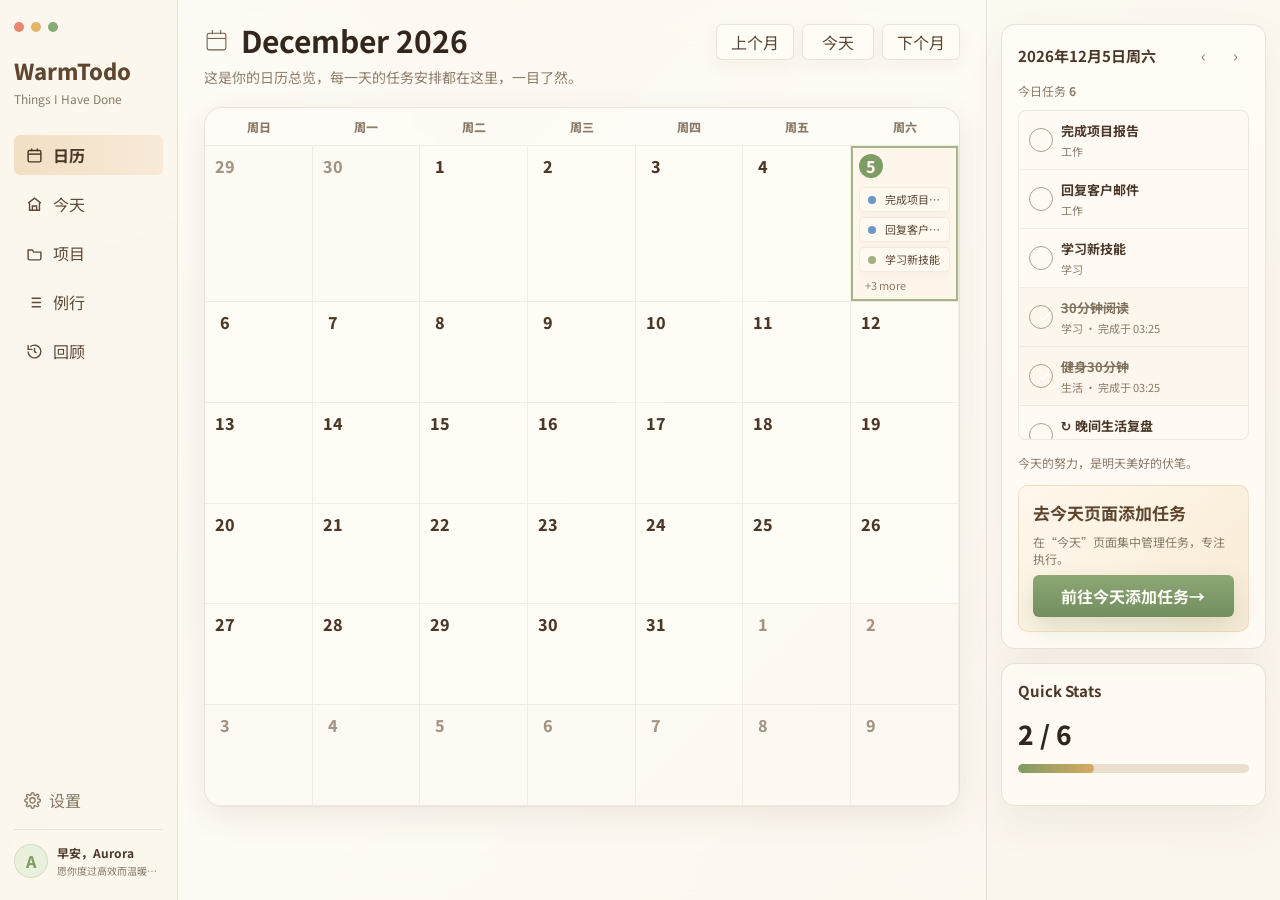
<file: index.html>
<!doctype html>
<html lang="zh-CN">
  <head>
    <meta charset="UTF-8" />
    <meta name="viewport" content="width=device-width, initial-scale=1.0" />
    <title>WarmTodo - Things I Have Done</title>
    <link rel="preconnect" href="https://fonts.googleapis.com" />
    <link rel="preconnect" href="https://fonts.gstatic.com" crossorigin />
    <link
      href="https://fonts.googleapis.com/css2?family=Noto+Sans+SC:wght@400;500;600;700;800&display=swap"
      rel="stylesheet"
    />
    <link rel="stylesheet" href="./styles.css" />
  </head>
  <body>
    <div id="app"></div>
    <script src="./app.js"></script>
  </body>
</html>
</file>
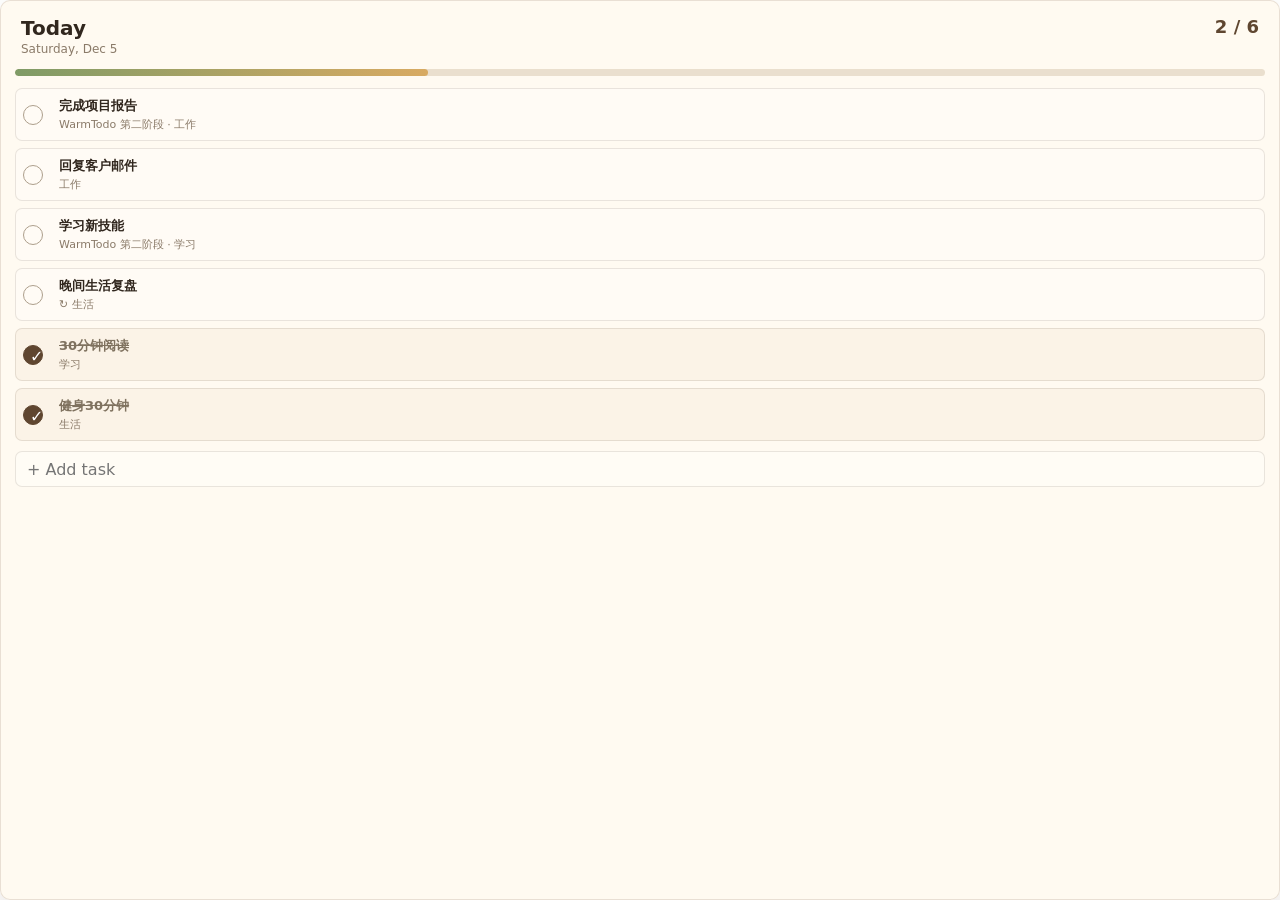
<file: widget.html>
<!doctype html>
<html lang="zh-CN">
  <head>
    <meta charset="UTF-8" />
    <meta name="viewport" content="width=device-width, initial-scale=1.0" />
    <title>WarmTodo Widget</title>
    <link rel="stylesheet" href="./styles.css" />
    <link rel="stylesheet" href="./widget.css" />
  </head>
  <body class="widget-body">
    <div id="widget"></div>
    <script src="./widget.js"></script>
  </body>
</html>
</file>
<file: styles.css>
:root {
  --bg: #f6efe5;
  --bg-2: #fbf7ef;
  --panel: rgba(255, 251, 244, 0.86);
  --panel-solid: #fffaf1;
  --line: rgba(85, 66, 46, 0.13);
  --text: #31271e;
  --muted: #8a7a68;
  --soft: #eee2d1;
  --coffee: #5f4630;
  --green: #7f9b66;
  --blue: #6d96c8;
  --coral: #d98769;
  --gold: #d8aa62;
  --sage: #a4ad83;
  --shadow: 0 22px 60px rgba(95, 70, 48, 0.12);
  --small-shadow: 0 10px 30px rgba(95, 70, 48, 0.1);
}

* {
  box-sizing: border-box;
}

body {
  margin: 0;
  min-width: 1240px;
  background:
    radial-gradient(circle at top left, rgba(255, 255, 255, 0.84), transparent 32rem),
    linear-gradient(135deg, #f3e7d8 0%, #faf6ee 48%, #f0e4d5 100%);
  color: var(--text);
  font-family: "Noto Sans SC", "Microsoft YaHei", system-ui, sans-serif;
  letter-spacing: 0;
}

button,
input,
textarea,
select {
  font: inherit;
}

button {
  cursor: pointer;
}

button:focus-visible,
input:focus-visible,
select:focus-visible,
textarea:focus-visible {
  outline: 2px solid rgba(127, 155, 102, 0.7);
  outline-offset: 2px;
}

.app-shell {
  min-height: 100vh;
  padding: 0;
}

.window {
  display: grid;
  grid-template-columns: 178px minmax(720px, 1fr) 292px;
  min-height: 100vh;
  overflow: hidden;
  border: 0;
  border-radius: 0;
  background: rgba(255, 252, 247, 0.72);
  box-shadow: none;
  backdrop-filter: blur(18px);
}

.window.single-main {
  grid-template-columns: 178px minmax(760px, 1fr);
}

.sidebar,
.main,
.aside {
  min-height: 0;
}

.sidebar {
  display: flex;
  flex-direction: column;
  border-right: 1px solid var(--line);
  padding: 22px 14px;
  background: rgba(250, 244, 234, 0.74);
}

.traffic {
  display: flex;
  gap: 7px;
  margin: 0 0 22px;
}

.dot {
  width: 10px;
  height: 10px;
  border-radius: 50%;
}

.dot.red { background: #e88870; }
.dot.yellow { background: #e4b767; }
.dot.green { background: #87aa76; }

.brand {
  margin-bottom: 28px;
}

.brand h1 {
  margin: 0;
  color: var(--coffee);
  font-size: 22px;
  font-weight: 800;
}

.brand p {
  margin: 4px 0 0;
  color: var(--muted);
  font-size: 12px;
}

.nav {
  display: grid;
  gap: 9px;
}

.nav button,
.bottom-nav button,
.ghost-button,
.icon-button,
.primary-button,
.secondary-button {
  border: 0;
  background: transparent;
  color: inherit;
}

.nav button {
  display: flex;
  align-items: center;
  gap: 10px;
  height: 40px;
  border-radius: 6px;
  padding: 0 12px;
  color: #5d4a39;
  text-align: left;
}

.nav button.active {
  background: linear-gradient(90deg, #f2dfc4, #f7ead8);
  color: #4a3626;
  font-weight: 700;
}

.nav svg,
.bottom-nav svg,
.icon-button svg,
.task-check svg,
.metric-card svg {
  width: 17px;
  height: 17px;
  stroke-width: 2;
}

.bottom-nav {
  display: grid;
  gap: 12px;
  margin-top: auto;
}

.sidebar-profile {
  display: grid;
  grid-template-columns: 34px minmax(0, 1fr);
  align-items: center;
  gap: 9px;
  border-top: 1px solid rgba(85, 66, 46, 0.1);
  padding-top: 14px;
}

.avatar {
  display: grid;
  place-items: center;
  width: 34px;
  height: 34px;
  border: 1px solid rgba(95, 70, 48, 0.12);
  border-radius: 50%;
  background: #e9f0dc;
  color: var(--green);
  font-weight: 800;
}

.sidebar-profile span {
  display: grid;
  gap: 2px;
  min-width: 0;
}

.sidebar-profile strong {
  overflow: hidden;
  color: #4b3829;
  font-size: 12px;
  text-overflow: ellipsis;
  white-space: nowrap;
}

.sidebar-profile small {
  overflow: hidden;
  color: var(--muted);
  font-size: 10px;
  text-overflow: ellipsis;
  white-space: nowrap;
}

.global-search {
  position: relative;
  margin: 0 0 14px;
}

.global-search input {
  width: 100%;
  height: 36px;
  border: 1px solid var(--line);
  border-radius: 6px;
  padding: 0 12px;
  background: rgba(255, 251, 244, 0.82);
  color: var(--text);
  outline: none;
}

.global-results {
  position: absolute;
  z-index: 5;
  top: 38px;
  left: 0;
  right: 0;
  display: grid;
  gap: 4px;
  border: 1px solid var(--line);
  border-radius: 8px;
  padding: 6px;
  background: #fffaf1;
  box-shadow: var(--small-shadow);
}

.global-results button {
  display: grid;
  gap: 2px;
  border: 0;
  border-radius: 6px;
  padding: 7px;
  background: transparent;
  color: #5b4736;
  text-align: left;
}

.global-results button:hover {
  background: rgba(240, 223, 201, 0.7);
}

.global-results small {
  color: var(--muted);
  font-size: 11px;
}

.bottom-nav button {
  display: flex;
  align-items: center;
  gap: 8px;
  height: 34px;
  padding: 0 10px;
  border-radius: 6px;
  color: var(--muted);
}

.main {
  padding: 34px 34px;
  overflow: auto;
}

.today-main {
  max-width: 1120px;
  width: 100%;
  margin: 0 auto;
  padding: 34px 42px 44px;
}

.today-hero {
  align-items: center;
  margin-bottom: 22px;
}

.today-hero .page-title {
  margin-top: 4px;
  font-size: 36px;
}

.daily-status {
  display: inline-flex;
  align-items: center;
  gap: 9px;
  min-width: 230px;
  min-height: 48px;
  border: 1px solid rgba(85, 66, 46, 0.12);
  border-radius: 999px;
  padding: 0 16px;
  background: rgba(255, 252, 246, 0.84);
  color: #4b3829;
  box-shadow: 0 14px 36px rgba(95, 70, 48, 0.1);
}

.daily-status span {
  display: grid;
  place-items: center;
  width: 28px;
  height: 28px;
  border-radius: 50%;
  background: #fff2d8;
  font-size: 16px;
}

.daily-status strong {
  font-size: 14px;
}

.daily-status b {
  border-radius: 5px;
  padding: 3px 9px;
  background: #dfebca;
  color: #5f7b40;
  font-size: 13px;
}

.daily-status i {
  margin-left: auto;
  color: var(--muted);
  font-style: normal;
}

.topbar {
  display: flex;
  align-items: flex-start;
  justify-content: space-between;
  gap: 24px;
  margin-bottom: 20px;
}

.eyebrow {
  margin: 0 0 4px;
  color: var(--muted);
  font-size: 13px;
  font-weight: 600;
}

.page-title {
  margin: 0;
  color: #33261c;
  font-size: 28px;
  line-height: 1.1;
}

.growth {
  display: flex;
  align-items: center;
  gap: 6px;
  margin-top: 7px;
  color: #8d7d69;
  font-size: 13px;
}

.growth .sprout {
  color: var(--green);
  font-weight: 800;
}

.add-form {
  display: grid;
  grid-template-columns: minmax(220px, 1fr) 96px 114px 42px;
  gap: 8px;
  min-width: 520px;
}

.quick-add-card {
  margin-bottom: 22px;
  border: 1px solid rgba(85, 66, 46, 0.1);
  border-radius: 14px;
  padding: 20px;
  background: rgba(255, 247, 236, 0.72);
  box-shadow: 0 18px 50px rgba(95, 70, 48, 0.08);
  transition: border-color 180ms ease, box-shadow 180ms ease, background 180ms ease;
}

.quick-add-card:focus-within {
  border-color: rgba(127, 155, 102, 0.34);
  background: rgba(255, 250, 242, 0.86);
  box-shadow: 0 18px 46px rgba(95, 70, 48, 0.09), 0 0 0 3px rgba(127, 155, 102, 0.08);
}

.quick-add-form {
  display: grid;
  gap: 16px;
}

.quick-add-heading {
  color: #443225;
  font-size: 15px;
  font-weight: 800;
}

.quick-add-line {
  display: grid;
  grid-template-columns: minmax(0, 1fr) 150px;
  gap: 16px;
}

.quick-title {
  height: 58px;
  border-radius: 8px;
  background: rgba(255, 252, 247, 0.95);
  font-size: 19px;
  font-weight: 700;
}

.quick-submit {
  height: 58px;
  gap: 8px;
  border-radius: 8px;
  font-size: 16px;
}

.quick-submit svg {
  width: 19px;
  height: 19px;
}

.quick-chip-grid {
  display: grid;
  grid-template-columns: repeat(3, minmax(0, 1fr));
  gap: 14px;
  max-height: 0;
  overflow: hidden;
  opacity: 0;
  transform: translateY(-4px);
  transition: max-height 220ms ease, opacity 180ms ease, transform 180ms ease;
}

.quick-add-card:hover .quick-chip-grid,
.quick-add-card:focus-within .quick-chip-grid {
  max-height: 220px;
  opacity: 1;
  transform: translateY(0);
}

.quick-chip-group {
  min-height: 128px;
  border-radius: 10px;
  padding: 14px;
  background: rgba(255, 252, 246, 0.66);
}

.quick-chip-group h3 {
  display: flex;
  align-items: center;
  gap: 7px;
  margin: 0 0 12px;
  color: #443225;
  font-size: 14px;
}

.quick-chip-group h3 svg {
  width: 16px;
  height: 16px;
}

.chip-options {
  display: flex;
  flex-wrap: wrap;
  gap: 10px;
}

.chip-options.constrained {
  max-height: 86px;
  overflow-y: auto;
  padding-right: 4px;
  scrollbar-width: thin;
  scrollbar-color: rgba(127, 155, 102, 0.42) transparent;
}

.chip-options.constrained::-webkit-scrollbar {
  width: 6px;
}

.chip-options.constrained::-webkit-scrollbar-thumb {
  border-radius: 999px;
  background: rgba(127, 155, 102, 0.34);
}

.choice-chip {
  display: inline-flex;
}

.choice-chip input {
  position: absolute;
  opacity: 0;
  pointer-events: none;
}

.choice-chip span {
  display: inline-flex;
  align-items: center;
  justify-content: center;
  gap: 7px;
  min-width: 82px;
  height: 38px;
  border: 1px solid transparent;
  border-radius: 7px;
  padding: 0 14px;
  background: rgba(245, 238, 227, 0.82);
  color: #4d3b2c;
  font-size: 14px;
  font-weight: 700;
  transition: background 180ms ease, border-color 180ms ease, box-shadow 180ms ease;
}

.choice-chip i {
  width: 8px;
  height: 8px;
  border-radius: 50%;
}

.choice-chip input:checked + span {
  border-color: rgba(127, 155, 102, 0.22);
  background: #dce9c7;
  box-shadow: 0 8px 18px rgba(127, 155, 102, 0.14);
}

.choice-chip.ghost {
  border: 0;
  background: transparent;
  padding: 0;
}

.choice-chip.create-chip span {
  border: 1px dashed rgba(127, 155, 102, 0.36);
  background: rgba(255, 252, 246, 0.56);
  color: #6f8d5b;
}

.choice-chip.create-chip span:hover {
  background: #edf4df;
}

.quick-add-footer {
  display: flex;
  align-items: center;
  justify-content: space-between;
  padding-top: 4px;
  max-height: 0;
  overflow: hidden;
  opacity: 0;
  transition: max-height 200ms ease, opacity 180ms ease;
}

.quick-add-card:hover .quick-add-footer,
.quick-add-card:focus-within .quick-add-footer {
  max-height: 42px;
  opacity: 1;
}

.soft-action {
  border: 0;
  background: transparent;
  color: #71935d;
  font-size: 14px;
}

.add-form.phase-2 {
  grid-template-columns: minmax(210px, 1fr) 88px 118px 116px 42px;
  min-width: 640px;
}

.field,
.select,
.textarea {
  width: 100%;
  border: 1px solid var(--line);
  border-radius: 6px;
  background: rgba(255, 251, 244, 0.86);
  color: var(--text);
  outline: none;
}

.field,
.select {
  height: 42px;
  padding: 0 12px;
}

.field:focus,
.select:focus,
.textarea:focus {
  border-color: rgba(127, 155, 102, 0.6);
  box-shadow: 0 0 0 3px rgba(127, 155, 102, 0.12);
}

.primary-button,
.secondary-button,
.icon-button {
  display: inline-flex;
  align-items: center;
  justify-content: center;
  border-radius: 6px;
}

.primary-button {
  height: 42px;
  padding: 0 18px;
  background: linear-gradient(180deg, #8da775, #728d5f);
  color: #fffdf7;
  font-weight: 700;
  box-shadow: 0 10px 24px rgba(112, 139, 94, 0.22);
}

.secondary-button {
  height: 38px;
  padding: 0 14px;
  border: 1px solid var(--line);
  background: rgba(255, 250, 241, 0.9);
  color: #5b4736;
}

.icon-button {
  width: 38px;
  height: 38px;
  color: var(--muted);
}

.icon-button:hover,
.secondary-button:hover,
.bottom-nav button:hover,
.nav button:hover {
  background: rgba(240, 223, 201, 0.78);
}

.metrics {
  display: grid;
  grid-template-columns: repeat(4, minmax(0, 1fr));
  gap: 16px;
  margin-bottom: 24px;
}

.metric-card,
.card {
  border: 1px solid var(--line);
  border-radius: 8px;
  background: var(--panel);
  box-shadow: var(--small-shadow);
}

.metric-card {
  min-height: 86px;
  padding: 16px;
}

.today-metric {
  display: grid;
  grid-template-columns: 44px minmax(0, 1fr);
  align-items: center;
  gap: 14px;
  min-height: 90px;
  border-color: rgba(85, 66, 46, 0.08);
  border-radius: 10px;
  background: rgba(255, 252, 247, 0.86);
  box-shadow: 0 14px 34px rgba(95, 70, 48, 0.065);
}

.metric-icon {
  display: grid;
  place-items: center;
  width: 44px;
  height: 44px;
  border-radius: 50%;
}

.metric-icon.green { background: #dce9c7; color: #6f9359; }
.metric-icon.gold { background: #faead2; color: #dc9444; }
.metric-icon.blue { background: #dcecfb; color: #4f91d6; }
.metric-icon.purple { background: #eadcf5; color: #8a61b1; }

.today-metric .metric-value {
  font-size: 26px;
}

.metric-value {
  display: flex;
  align-items: center;
  gap: 9px;
  font-size: 24px;
  font-weight: 800;
}

.metric-label {
  margin-top: 8px;
  color: var(--muted);
  font-size: 12px;
}

.section {
  margin-bottom: 22px;
}

.section-header {
  display: flex;
  align-items: center;
  justify-content: space-between;
  gap: 14px;
  margin-bottom: 10px;
}

.section-title {
  margin: 0;
  color: #4b3829;
  font-size: 15px;
  font-weight: 800;
}

.section-count {
  color: var(--muted);
  font-weight: 600;
}

.task-list {
  display: grid;
  gap: 12px;
}

.task-row {
  display: grid;
  gap: 10px;
  min-height: 72px;
  border: 1px solid rgba(85, 66, 46, 0.09);
  border-radius: 10px;
  padding: 14px 16px;
  background: rgba(255, 252, 247, 0.84);
  box-shadow: 0 12px 32px rgba(95, 70, 48, 0.055);
  transition: background 180ms ease, box-shadow 180ms ease, transform 180ms ease, border-color 180ms ease, opacity 180ms ease;
}

.task-row:hover {
  border-color: rgba(127, 155, 102, 0.28);
  background: rgba(255, 253, 249, 0.94);
  box-shadow: 0 16px 38px rgba(95, 70, 48, 0.085);
  transform: translateY(-1px);
}

.task-row.done {
  background: rgba(248, 239, 225, 0.58);
  animation: taskCompleteIn 210ms ease;
}

.task-main-line {
  display: grid;
  grid-template-columns: 28px minmax(0, 1fr) auto;
  align-items: start;
  gap: 12px;
}

.task-copy {
  min-width: 0;
}

.task-check {
  display: grid;
  place-items: center;
  width: 24px;
  height: 24px;
  border: 1.5px solid #ad9f8c;
  border-radius: 50%;
  background: transparent;
  color: #fff;
  transition: background 180ms ease, border-color 180ms ease, transform 180ms ease;
}

.task-check:hover {
  transform: scale(1.05);
}

.task-row.done .task-check {
  border-color: var(--coffee);
  background: var(--coffee);
  animation: checkPop 190ms ease;
}

.task-title {
  min-width: 0;
  font-size: 16px;
  font-weight: 800;
  overflow-wrap: anywhere;
}

.task-row.done .task-title {
  color: #7f725f;
  text-decoration: line-through;
  text-decoration-color: rgba(95, 70, 48, 0.34);
  opacity: 0.78;
}

.task-meta {
  display: flex;
  align-items: center;
  flex-wrap: wrap;
  gap: 8px;
  margin-top: 7px;
  color: var(--muted);
  font-size: 12px;
}

.tag-pill {
  display: inline-flex;
  align-items: center;
  justify-content: center;
  min-width: 44px;
  height: 23px;
  border-radius: 5px;
  padding: 0 8px;
  color: #5e4a37;
  font-size: 12px;
  font-weight: 700;
}

.tag-work { background: #d8e8fb; color: #416d9d; }
.tag-study { background: #e4edd0; color: #617b43; }
.tag-life { background: #f6dfd2; color: #a05d42; }
.tag-health { background: #e2e8d4; color: #6f8356; }
.tag-other { background: #e4e0d8; color: #70675d; }

.time-chip,
.mood-chip,
.repeat-chip {
  color: var(--muted);
  font-size: 12px;
  white-space: nowrap;
}

.repeat-chip {
  color: #6f8356;
  font-weight: 700;
}

.reflection-link {
  border: 0;
  border-radius: 999px;
  padding: 3px 8px;
  background: rgba(237, 242, 223, 0.72);
  color: #647f4e;
  font-size: 12px;
  font-weight: 700;
}

.reflection-link:hover {
  background: #dce9c7;
}

.row-actions {
  display: flex;
  align-items: center;
  gap: 2px;
  opacity: 0.72;
  transition: opacity 180ms ease;
}

.task-row:hover .row-actions,
.task-row:focus-within .row-actions {
  opacity: 1;
}

.primary-mini {
  font-weight: 800;
  opacity: 0.84;
}

.task-right {
  display: flex;
  align-items: center;
  gap: 8px;
}

.hover-edit {
  opacity: 0;
  width: 0;
  padding: 0;
  overflow: hidden;
  transition: opacity 180ms ease, width 180ms ease;
}

.task-row:hover .hover-edit,
.task-row:focus-within .hover-edit {
  width: 28px;
  opacity: 1;
}

.task-menu,
.subtask-menu {
  position: relative;
}

.task-menu summary,
.subtask-menu summary {
  list-style: none;
}

.task-menu summary::-webkit-details-marker,
.subtask-menu summary::-webkit-details-marker {
  display: none;
}

.menu-popover {
  position: absolute;
  z-index: 20;
  top: 32px;
  right: 0;
  display: grid;
  min-width: 148px;
  border: 1px solid rgba(85, 66, 46, 0.12);
  border-radius: 9px;
  padding: 6px;
  background: #fffaf1;
  box-shadow: 0 18px 42px rgba(95, 70, 48, 0.14);
}

.menu-popover button {
  display: block;
  width: 100%;
  min-height: 30px;
  border: 0;
  border-radius: 6px;
  padding: 0 9px;
  background: transparent;
  color: #5b4736;
  font-size: 12px;
  text-align: left;
}

.menu-popover button:hover {
  background: rgba(240, 223, 201, 0.78);
}

.menu-popover button.danger {
  color: #9a513d;
}

.floating-menu {
  position: fixed;
  z-index: 60;
  display: grid;
  min-width: 168px;
  border: 1px solid rgba(85, 66, 46, 0.12);
  border-radius: 10px;
  padding: 7px;
  background: #fffaf1;
  box-shadow: 0 18px 42px rgba(95, 70, 48, 0.16);
  animation: menuFloatIn 170ms ease;
}

.floating-menu.up {
  transform-origin: bottom right;
}

.floating-menu.down {
  transform-origin: top right;
}

.floating-menu button {
  min-height: 32px;
  border: 0;
  border-radius: 7px;
  padding: 0 10px;
  background: transparent;
  color: #5b4736;
  font-size: 12px;
  text-align: left;
}

.floating-menu button:hover {
  background: rgba(240, 223, 201, 0.78);
}

.floating-menu button.danger {
  color: #9a513d;
}

@keyframes menuFloatIn {
  from {
    opacity: 0;
    transform: translateY(4px) scale(0.98);
  }
  to {
    opacity: 1;
    transform: translateY(0) scale(1);
  }
}

@keyframes checkPop {
  0% {
    transform: scale(0.88);
  }
  70% {
    transform: scale(1.08);
  }
  100% {
    transform: scale(1);
  }
}

@keyframes taskCompleteIn {
  from {
    opacity: 0.72;
    transform: translateY(-2px);
  }
  to {
    opacity: 1;
    transform: translateY(0);
  }
}

.mini-button {
  width: 28px;
  height: 28px;
  border: 0;
  border-radius: 5px;
  background: transparent;
  color: var(--muted);
}

.mini-button:hover {
  background: #efe2d1;
}

.subtasks {
  display: grid;
  gap: 8px;
  margin-left: 40px;
  padding: 2px 0 0;
  background: transparent;
}

.subtask-row {
  display: flex;
  align-items: center;
  gap: 10px;
  min-height: 26px;
  border-radius: 7px;
  padding: 2px 4px;
  color: #5c4d3f;
  font-size: 13px;
  transition: background 160ms ease, color 160ms ease;
}

.subtask-row:hover {
  background: rgba(245, 238, 227, 0.48);
}

.subtask-row span {
  display: grid;
  gap: 2px;
  min-width: 0;
}

.subtask-row small {
  color: var(--muted);
  font-size: 11px;
  text-decoration: none;
}

.subtask-row .subtask-check {
  width: 16px;
  height: 16px;
  border: 1px solid #ad9f8c;
  border-radius: 50%;
  background: transparent;
}

.subtask-row.done {
  color: var(--muted);
  text-decoration: line-through;
}

.subtask-row.done .subtask-check {
  background: var(--sage);
  border-color: var(--sage);
}

.subtask-menu {
  margin-left: auto;
  opacity: 0;
  transform: translateX(4px);
  transition: opacity 180ms ease, transform 180ms ease;
}

.subtask-row:hover .subtask-menu,
.subtask-row:focus-within .subtask-menu {
  opacity: 1;
  transform: translateX(0);
}

.subtask-menu .mini-button {
  width: 24px;
  height: 24px;
}

.empty {
  border: 1px dashed rgba(95, 70, 48, 0.22);
  border-radius: 8px;
  padding: 18px;
  color: var(--muted);
  text-align: center;
}

.unfinished-panel {
  margin-bottom: 18px;
}

.unfinished-list {
  display: grid;
  gap: 8px;
}

.unfinished-row {
  display: grid;
  grid-template-columns: minmax(0, 1fr) auto auto auto auto;
  align-items: center;
  gap: 8px;
  color: #5b4736;
}

.unfinished-row span {
  display: grid;
  gap: 2px;
}

.unfinished-row small {
  color: var(--muted);
  font-size: 12px;
}

.aside {
  display: grid;
  align-content: start;
  gap: 14px;
  border-left: 1px solid var(--line);
  padding: 22px 16px;
  background: rgba(250, 244, 234, 0.55);
}

.card {
  padding: 16px;
}

.card h2 {
  margin: 0 0 14px;
  color: #4b3829;
  font-size: 15px;
}

.tag-summary {
  display: grid;
  gap: 10px;
}

.tag-summary-row {
  display: grid;
  grid-template-columns: 16px 1fr auto;
  align-items: center;
  gap: 9px;
  color: #5a4737;
  font-size: 13px;
}

.tag-swatch {
  width: 11px;
  height: 11px;
  border-radius: 3px;
}

.mood-panel {
  display: grid;
  grid-template-columns: 92px 1fr;
  align-items: center;
  gap: 16px;
}

.donut {
  width: 92px;
  height: 92px;
  border-radius: 50%;
  background: conic-gradient(#d98769 0 26%, #e7bb70 26% 49%, #94a878 49% 70%, #d9cbb7 70% 100%);
  position: relative;
}

.donut::after {
  content: "";
  position: absolute;
  inset: 18px;
  border-radius: 50%;
  background: var(--panel-solid);
  box-shadow: inset 0 0 0 1px var(--line);
}

.mood-list {
  display: grid;
  gap: 8px;
}

.mood-line {
  display: flex;
  align-items: center;
  justify-content: space-between;
  color: #675544;
  font-size: 13px;
}

.reflection-card {
  display: grid;
  gap: 10px;
}

.mood-picker {
  display: flex;
  gap: 7px;
}

.mood-picker button {
  display: grid;
  place-items: center;
  width: 34px;
  height: 34px;
  border: 1px solid var(--line);
  border-radius: 6px;
  background: #fff9ef;
  font-size: 17px;
}

.mood-picker button.active {
  border-color: rgba(127, 155, 102, 0.62);
  background: #edf2df;
}

.textarea {
  min-height: 86px;
  resize: vertical;
  padding: 10px 12px;
}

.toast {
  position: fixed;
  right: 26px;
  bottom: 26px;
  border: 1px solid rgba(95, 70, 48, 0.15);
  border-radius: 8px;
  padding: 12px 16px;
  background: #fffaf1;
  color: #4b3829;
  box-shadow: var(--shadow);
  font-size: 13px;
  opacity: 0;
  transform: translateY(12px);
  transition: 180ms ease;
  pointer-events: none;
}

.toast.show {
  opacity: 1;
  transform: translateY(0);
}

.compact {
  align-items: stretch;
}

.project-form {
  display: grid;
  grid-template-columns: minmax(150px, 1fr) minmax(170px, 1fr) 140px 96px 76px;
  gap: 8px;
  min-width: 650px;
}

.project-create-card {
  margin-bottom: 18px;
  border: 1px solid rgba(85, 66, 46, 0.1);
  border-radius: 14px;
  padding: 16px;
  background: rgba(255, 252, 246, 0.74);
  box-shadow: 0 14px 38px rgba(95, 70, 48, 0.06);
}

.project-form-horizontal {
  min-width: 0;
  grid-template-columns: minmax(150px, 1.05fr) minmax(170px, 1.25fr) minmax(120px, 0.62fr) minmax(120px, 0.62fr) minmax(108px, 0.5fr) 88px;
  align-items: center;
}

.project-header-actions {
  display: inline-flex;
  align-items: center;
  gap: 8px;
  flex-wrap: wrap;
  justify-content: flex-end;
}

.project-layout {
  display: grid;
  grid-template-columns: 248px minmax(0, 1fr);
  gap: 16px;
}

.project-list {
  display: grid;
  align-content: start;
  gap: 8px;
}

.project-item {
  display: grid;
  grid-template-columns: minmax(0, 1fr) auto;
  align-items: center;
  gap: 10px;
  min-height: 66px;
  border: 1px solid var(--line);
  border-radius: 8px;
  padding: 12px;
  background: rgba(255, 252, 246, 0.82);
  color: var(--text);
  text-align: left;
}

.project-item.active {
  border-color: rgba(127, 155, 102, 0.45);
  background: #f0dfc9;
}

.project-item span {
  display: grid;
  gap: 4px;
  min-width: 0;
}

.project-item strong,
.recurring-row strong {
  overflow-wrap: anywhere;
}

.project-item small,
.recurring-row small,
.project-desc {
  color: var(--muted);
  font-size: 12px;
}

.project-item small {
  display: flex;
  align-items: center;
  gap: 5px;
}

.tag-dot {
  width: 9px;
  height: 9px;
  border-radius: 3px;
}

.project-item b {
  color: var(--coffee);
  font-size: 18px;
}

.project-detail {
  min-height: 520px;
  border: 1px solid var(--line);
  border-radius: 8px;
  padding: 16px;
  background: rgba(255, 251, 244, 0.7);
}

.project-desc {
  margin: 6px 0 0;
  line-height: 1.6;
}

.progress-bar {
  height: 9px;
  overflow: hidden;
  border-radius: 999px;
  background: #eadfce;
  margin: 12px 0 16px;
}

.progress-bar span {
  display: block;
  height: 100%;
  border-radius: inherit;
  background: linear-gradient(90deg, var(--green), var(--gold));
  transition: width 200ms ease;
}

.project-tasks {
  max-height: calc(100vh - 260px);
  overflow: auto;
  padding-right: 2px;
}

.inline-add {
  display: grid;
  grid-template-columns: minmax(0, 1fr) 100px 42px;
  gap: 8px;
  margin-top: 14px;
  padding-top: 14px;
  border-top: 1px solid var(--line);
}

.recurring-list {
  display: grid;
  gap: 8px;
}

.recurring-row {
  display: grid;
  grid-template-columns: minmax(0, 1fr) auto;
  gap: 8px;
  align-items: center;
  border: 1px solid var(--line);
  border-radius: 7px;
  padding: 8px;
  background: rgba(255, 252, 246, 0.72);
  font-size: 12px;
}

.recurring-row span {
  display: grid;
  gap: 4px;
}

.recurring-row span:last-child {
  display: inline-flex;
}

.recurring-row button {
  border: 0;
  border-radius: 5px;
  padding: 5px 7px;
  background: #efe2d1;
  color: #5b4736;
  font-size: 12px;
}

.modal-backdrop {
  position: fixed;
  inset: 0;
  z-index: 70;
  display: grid;
  place-items: center;
  padding: 24px;
  background: rgba(49, 39, 30, 0.2);
  backdrop-filter: blur(6px);
}

.completion-modal {
  width: min(460px, 100%);
  border: 1px solid rgba(95, 70, 48, 0.18);
  border-radius: 14px;
  padding: 18px;
  background: #fffaf1;
  box-shadow: 0 26px 70px rgba(62, 47, 34, 0.18);
}

.warm-dialog {
  width: min(430px, 100%);
  animation: sheetIn 180ms ease;
}

.warm-dialog-fields {
  display: grid;
  gap: 12px;
  margin-top: 14px;
}

.warm-dialog-field {
  display: grid;
  gap: 7px;
  color: #5b4736;
  font-size: 12px;
  font-weight: 700;
}

.warm-dialog-field .textarea {
  min-height: 92px;
  resize: vertical;
}

.warm-checkbox-grid {
  display: flex;
  flex-wrap: wrap;
  gap: 8px;
}

.warm-checkbox-grid label {
  position: relative;
  display: inline-flex;
}

.warm-checkbox-grid input {
  position: absolute;
  opacity: 0;
}

.warm-checkbox-grid span {
  display: inline-flex;
  align-items: center;
  min-height: 34px;
  border: 1px solid var(--line);
  border-radius: 8px;
  padding: 0 12px;
  background: rgba(255, 252, 246, 0.82);
  color: #6b5a49;
}

.warm-checkbox-grid input:checked + span {
  border-color: rgba(127, 155, 102, 0.52);
  background: #dce9c7;
  color: #4f6f3c;
}

.danger-button {
  background: linear-gradient(180deg, #bd715d, #9d5845);
  box-shadow: 0 10px 24px rgba(157, 88, 69, 0.22);
}

.reflection-modal {
  width: min(440px, 100%);
}

.reflection-detail {
  display: grid;
  gap: 12px;
  margin-top: 16px;
}

.reflection-detail div {
  display: flex;
  align-items: center;
  justify-content: space-between;
  gap: 12px;
  border-radius: 8px;
  padding: 10px 12px;
  background: rgba(255, 252, 246, 0.74);
  color: #6b5a49;
  font-size: 12px;
}

.reflection-detail strong {
  color: #443225;
}

.reflection-detail p {
  margin: 0;
  border-radius: 9px;
  padding: 14px;
  background: rgba(237, 242, 223, 0.5);
  color: #4f4438;
  line-height: 1.65;
  white-space: pre-wrap;
}

.reflection-detail .muted-note {
  background: rgba(245, 238, 227, 0.55);
  color: var(--muted);
}

.task-edit-modal {
  width: min(560px, 100%);
}

.routine-edit-modal {
  width: min(620px, 100%);
}

.task-edit-grid {
  display: grid;
  grid-template-columns: repeat(2, minmax(0, 1fr));
  gap: 12px;
  margin-top: 14px;
}

.task-edit-grid label {
  display: grid;
  gap: 7px;
  color: #5b4736;
  font-size: 12px;
  font-weight: 700;
}

.specific-day-editor {
  display: grid;
  gap: 9px;
  margin-top: 14px;
  color: #5b4736;
  font-size: 12px;
  font-weight: 700;
}

.specific-day-editor div {
  display: flex;
  flex-wrap: wrap;
  gap: 8px;
}

.specific-day-editor label {
  display: inline-flex;
}

.specific-day-editor input {
  position: absolute;
  opacity: 0;
}

.specific-day-editor b {
  display: grid;
  place-items: center;
  width: 36px;
  height: 34px;
  border: 1px solid var(--line);
  border-radius: 8px;
  background: rgba(255, 252, 246, 0.82);
  color: #6b5a49;
}

.specific-day-editor input:checked + b {
  border-color: rgba(127, 155, 102, 0.52);
  background: #dce9c7;
  color: #4f6f3c;
}

.history-row.missed {
  opacity: 0.72;
}

.history-row.missed .history-check {
  color: #ad8f78;
}

.history-row .history-note {
  color: #71935d;
  font-size: 12px;
  font-weight: 700;
}

.modal-moods {
  display: grid;
  grid-template-columns: repeat(2, minmax(0, 1fr));
  gap: 8px;
  margin: 14px 0;
}

.modal-moods label {
  display: block;
}

.modal-moods input {
  position: absolute;
  opacity: 0;
}

.modal-moods span {
  display: flex;
  align-items: center;
  min-height: 38px;
  border: 1px solid var(--line);
  border-radius: 6px;
  padding: 0 10px;
  background: rgba(255, 252, 246, 0.82);
  color: #5a4737;
  font-size: 13px;
}

.modal-moods input:checked + span {
  border-color: rgba(127, 155, 102, 0.6);
  background: #edf2df;
  font-weight: 700;
  transform: scale(1.01);
}

.modal-actions {
  display: flex;
  justify-content: flex-end;
  gap: 8px;
  margin-top: 12px;
}

.feeling-sheet {
  animation: sheetIn 180ms ease;
}

.feeling-prompt,
.note-label {
  display: block;
  margin: 14px 0 8px;
  color: #4b3829;
  font-size: 13px;
  font-weight: 700;
}

.modal-moods span {
  transition: background 180ms ease, border-color 180ms ease, transform 180ms ease;
}

@keyframes sheetIn {
  from {
    opacity: 0;
    transform: translateY(8px) scale(0.98);
  }
  to {
    opacity: 1;
    transform: translateY(0) scale(1);
  }
}

.routine-create {
  margin-bottom: 16px;
}

.routine-form {
  display: grid;
  grid-template-columns: minmax(190px, 1fr) 92px 130px 96px 136px 136px 76px;
  gap: 8px;
  align-items: start;
}

.weekday-picker {
  grid-column: 1 / -1;
  display: flex;
  flex-wrap: wrap;
  gap: 7px;
  padding-top: 2px;
}

.weekday-picker label {
  display: block;
}

.weekday-picker input {
  position: absolute;
  opacity: 0;
}

.weekday-picker span {
  display: inline-flex;
  align-items: center;
  justify-content: center;
  min-width: 48px;
  height: 32px;
  border: 1px solid var(--line);
  border-radius: 6px;
  background: rgba(255, 252, 246, 0.82);
  color: #5a4737;
  font-size: 12px;
}

.weekday-picker input:checked + span {
  border-color: rgba(127, 155, 102, 0.55);
  background: #edf2df;
  font-weight: 700;
}

.routine-table {
  display: grid;
  gap: 10px;
}

.routine-card {
  display: grid;
  grid-template-columns: minmax(0, 1fr) auto;
  align-items: center;
  gap: 14px;
  border: 1px solid var(--line);
  border-radius: 8px;
  padding: 14px;
  background: rgba(255, 252, 246, 0.82);
}

.routine-card h3 {
  margin: 0 0 6px;
  color: #4b3829;
  font-size: 16px;
}

.routine-card p {
  display: flex;
  align-items: center;
  gap: 6px;
  margin: 0 0 5px;
  color: var(--muted);
  font-size: 13px;
}

.routine-card small {
  color: var(--muted);
  font-size: 12px;
}

.routine-actions {
  display: inline-flex;
  gap: 8px;
}

.routines-main {
  max-width: 1120px;
  width: 100%;
  margin: 0 auto;
  padding: 44px 36px;
}

.routine-hero {
  margin-bottom: 28px;
}

.routine-hero .eyebrow {
  font-size: 15px;
  font-weight: 800;
}

.routine-hero .page-title {
  margin-top: 6px;
  font-size: 34px;
}

.routine-create-card {
  margin-bottom: 26px;
  border: 1px solid rgba(85, 66, 46, 0.1);
  border-radius: 14px;
  padding: 20px;
  background: rgba(255, 252, 246, 0.84);
  box-shadow: 0 16px 46px rgba(95, 70, 48, 0.075);
}

.routine-create-card h2 {
  margin: 0 0 18px;
  color: #33261c;
  font-size: 20px;
}

.routine-form-new {
  display: grid;
  grid-template-columns: minmax(220px, 1fr) minmax(320px, auto) 86px 150px 90px;
  gap: 12px;
  align-items: center;
}

.routine-title-input,
.routine-form-new .primary-button,
.routine-tag-select,
.routine-interval {
  height: 50px;
  border-radius: 8px;
}

.routine-rule-tabs {
  display: inline-grid;
  grid-template-columns: repeat(4, minmax(74px, 1fr));
  overflow: hidden;
  border: 1px solid rgba(85, 66, 46, 0.12);
  border-radius: 8px;
  background: rgba(255, 250, 241, 0.72);
}

.routine-rule-tabs label {
  display: block;
}

.routine-rule-tabs input {
  position: absolute;
  opacity: 0;
}

.routine-rule-tabs span {
  display: grid;
  place-items: center;
  height: 50px;
  border-right: 1px solid rgba(85, 66, 46, 0.08);
  color: #4b3829;
  font-size: 14px;
  font-weight: 700;
}

.routine-rule-tabs label:last-child span {
  border-right: 0;
}

.routine-rule-tabs input:checked + span {
  background: linear-gradient(180deg, #8da775, #6f8d5b);
  color: #fffdf7;
  box-shadow: inset 0 0 0 1px rgba(255, 255, 255, 0.22);
}

.routine-dashboard {
  display: grid;
  grid-template-columns: 330px minmax(0, 1fr);
  gap: 10px;
}

.routine-list-panel,
.routine-detail-panel {
  border: 1px solid rgba(85, 66, 46, 0.1);
  border-radius: 14px;
  background: rgba(255, 252, 246, 0.82);
  box-shadow: 0 18px 48px rgba(95, 70, 48, 0.075);
}

.routine-list-panel {
  padding: 18px 12px;
}

.routine-list-cards {
  display: grid;
  gap: 10px;
}

.routine-list-card {
  position: relative;
  display: grid;
  grid-template-columns: 58px minmax(0, 1fr) auto;
  grid-template-rows: auto auto;
  align-items: center;
  gap: 8px 12px;
  width: 100%;
  min-height: 112px;
  border: 1px solid rgba(85, 66, 46, 0.1);
  border-radius: 10px;
  padding: 12px;
  background: rgba(255, 252, 246, 0.72);
  color: #4b3829;
  text-align: left;
}

.routine-card-select {
  grid-column: 1 / -1;
  display: grid;
  grid-template-columns: 58px minmax(0, 1fr) auto;
  grid-template-rows: auto auto;
  align-items: center;
  gap: 8px 12px;
  width: 100%;
  border: 0;
  padding: 0;
  background: transparent;
  color: inherit;
  text-align: left;
}

.routine-card-menu {
  position: absolute;
  top: 10px;
  right: 10px;
  opacity: 0;
  transition: opacity 180ms ease, background 180ms ease;
}

.routine-list-card:hover .routine-card-menu,
.routine-list-card:focus-within .routine-card-menu {
  opacity: 1;
}

.routine-list-card.active {
  border-color: rgba(127, 155, 102, 0.68);
  box-shadow: inset 0 0 0 1px rgba(127, 155, 102, 0.28);
}

.routine-emoji,
.routine-detail-icon {
  display: grid;
  place-items: center;
  border-radius: 9px;
  background: rgba(250, 237, 214, 0.72);
  font-size: 30px;
}

.routine-emoji {
  grid-row: 1 / 3;
  width: 58px;
  height: 58px;
}

.routine-list-copy {
  display: grid;
  gap: 6px;
  min-width: 0;
}

.routine-list-copy strong {
  overflow: hidden;
  color: #33261c;
  font-size: 15px;
  text-overflow: ellipsis;
  white-space: nowrap;
}

.routine-list-copy small,
.routine-streak {
  color: var(--muted);
  font-size: 12px;
}

.routine-list-copy em {
  display: grid;
  grid-template-columns: 42px minmax(0, 1fr);
  align-items: center;
  gap: 8px;
  font-style: normal;
}

.routine-list-copy em b {
  color: #4b3829;
}

.routine-list-copy em i,
.routine-progress-line {
  display: block;
  height: 8px;
  overflow: hidden;
  border-radius: 999px;
  background: #eee4d6;
}

.routine-list-copy em u,
.routine-progress-line span {
  display: block;
  height: 100%;
  border-radius: inherit;
  background: linear-gradient(90deg, #8da775, #6f8d5b);
}

.routine-streak {
  grid-column: 2 / 4;
  justify-self: end;
}

.routine-add-shortcut {
  width: 180px;
  margin: 12px auto 0;
}

.routine-detail-panel {
  min-height: 540px;
  padding: 28px 30px;
}

.routine-detail-header {
  display: grid;
  grid-template-columns: 72px minmax(0, 1fr) auto;
  align-items: start;
  gap: 18px;
  margin-bottom: 24px;
}

.routine-detail-icon {
  width: 72px;
  height: 72px;
  font-size: 36px;
}

.routine-detail-header h3 {
  display: flex;
  align-items: center;
  gap: 10px;
  margin: 0 0 8px;
  color: #33261c;
  font-size: 24px;
}

.routine-detail-header p {
  margin: 0;
  color: var(--muted);
  font-size: 15px;
}

.routine-progress-block {
  display: grid;
  grid-template-columns: repeat(4, minmax(0, 1fr));
  gap: 14px;
  margin-bottom: 12px;
}

.routine-progress-block div {
  display: grid;
  gap: 4px;
}

.routine-progress-block strong {
  color: #33261c;
  font-size: 22px;
}

.routine-progress-block span {
  color: var(--muted);
  font-size: 12px;
}

.routine-progress-line {
  height: 10px;
  margin-bottom: 26px;
}

.routine-month-card {
  border: 1px solid rgba(85, 66, 46, 0.1);
  border-radius: 12px;
  padding: 18px;
  background: rgba(255, 250, 243, 0.76);
}

.routine-month-card h3 {
  margin: 0 0 20px;
  color: #33261c;
  font-size: 17px;
}

.routine-weekdays,
.routine-month-grid {
  display: grid;
  grid-template-columns: repeat(7, 1fr);
  gap: 14px;
}

.routine-weekdays {
  margin-bottom: 14px;
  color: #5b4736;
  font-weight: 700;
  text-align: center;
}

.routine-day {
  display: grid;
  place-items: center;
  width: 30px;
  height: 30px;
  justify-self: center;
  border: 1.5px solid #c9bba7;
  border-radius: 50%;
  color: #fffdf7;
  font-size: 15px;
  font-weight: 800;
}

.routine-day.blank {
  border: 0;
}

.routine-day.done {
  border-color: #6f8d5b;
  background: #6f8d5b;
}

.routine-day.partial {
  border-color: #d6cbbd;
  background: conic-gradient(#6f8d5b 0 28%, transparent 28% 100%);
}

.routine-day.idle {
  opacity: 0.18;
}

.routine-legend {
  display: flex;
  align-items: center;
  gap: 24px;
  margin-top: 20px;
  color: var(--muted);
  font-size: 13px;
}

.routine-legend span {
  display: inline-flex;
  align-items: center;
  gap: 8px;
}

.routine-legend i {
  width: 16px;
  height: 16px;
  border: 1.5px solid #c9bba7;
  border-radius: 50%;
}

.routine-legend i.done {
  border-color: #6f8d5b;
  background: #6f8d5b;
}

.routine-legend i.partial {
  border-color: #d6cbbd;
  background: conic-gradient(#6f8d5b 0 28%, transparent 28% 100%);
}

.history-filters {
  display: grid;
  grid-template-columns: minmax(180px, 1.4fr) 130px 112px 140px 124px 130px 130px;
  gap: 8px;
  margin-bottom: 16px;
}

.history-list {
  display: grid;
  gap: 14px;
}

.history-day {
  border: 1px solid var(--line);
  border-radius: 8px;
  padding: 16px;
  background: rgba(255, 252, 246, 0.78);
}

.history-rows {
  display: grid;
  gap: 7px;
}

.history-row {
  display: grid;
  grid-template-columns: 48px 22px minmax(0, 1fr) auto auto auto;
  align-items: center;
  gap: 9px;
  min-height: 38px;
  border-bottom: 1px solid rgba(85, 66, 46, 0.08);
  color: #5b4736;
  font-size: 13px;
}

.history-row:last-child {
  border-bottom: 0;
}

.history-time {
  color: var(--muted);
  font-variant-numeric: tabular-nums;
}

.history-check {
  display: grid;
  place-items: center;
  width: 18px;
  height: 18px;
  border-radius: 50%;
  background: var(--coffee);
  color: #fffdf7;
  font-size: 11px;
}

.history-title {
  overflow-wrap: anywhere;
  font-weight: 700;
}

.history-project {
  color: var(--muted);
  font-size: 12px;
}

.history-mood {
  font-size: 16px;
}

.calendar-actions {
  display: inline-flex;
  gap: 8px;
}

.calendar-main {
  padding-right: 22px;
}

.calendar-title-block {
  min-width: 0;
}

.calendar-title-line {
  display: flex;
  align-items: center;
  gap: 12px;
}

.calendar-title-line svg {
  width: 25px;
  height: 25px;
  color: #6f5a45;
}

.calendar-main .page-title {
  font-size: 32px;
  letter-spacing: 0;
}

.calendar-main .growth {
  margin-top: 10px;
  font-size: 14px;
}

.calendar-actions .secondary-button {
  min-width: 72px;
  height: 36px;
  border: 1px solid rgba(85, 66, 46, 0.12);
  background: rgba(255, 251, 244, 0.72);
  box-shadow: 0 6px 18px rgba(95, 70, 48, 0.06);
}

.calendar-layout {
  display: block;
}

.calendar-grid {
  display: grid;
  grid-template-columns: repeat(7, minmax(0, 1fr));
  gap: 0;
  overflow: hidden;
  border-radius: 18px;
  padding: 0;
  background: rgba(255, 252, 246, 0.58);
}

.calendar-weekday {
  display: grid;
  place-items: center;
  min-height: 46px;
  border-bottom: 1px solid rgba(85, 66, 46, 0.08);
  color: var(--muted);
  font-size: 12px;
  font-weight: 800;
  text-align: center;
}

.calendar-day {
  display: grid;
  grid-template-rows: auto minmax(0, 1fr);
  align-content: start;
  min-height: 122px;
  border: 0;
  border-right: 1px solid rgba(85, 66, 46, 0.08);
  border-bottom: 1px solid rgba(85, 66, 46, 0.08);
  border-radius: 0;
  padding: 10px 10px 9px;
  background: rgba(255, 252, 246, 0.56);
  color: #4b3829;
  text-align: left;
  overflow: hidden;
  transition: background 180ms ease, box-shadow 180ms ease, transform 180ms ease;
}

.calendar-day:hover {
  z-index: 2;
  background: rgba(255, 250, 241, 0.94);
  box-shadow: inset 0 0 0 1px rgba(127, 155, 102, 0.28), 0 10px 24px rgba(95, 70, 48, 0.08);
}

.calendar-day.muted {
  background: rgba(250, 246, 238, 0.38);
  color: #a39585;
}

.calendar-day.soft {
  background: rgba(246, 235, 218, 0.72);
}

.calendar-day.medium {
  background: rgba(238, 220, 191, 0.72);
}

.calendar-day.strong {
  background: rgba(226, 202, 163, 0.78);
}

.calendar-day.active {
  position: relative;
  z-index: 1;
  background: rgba(255, 247, 235, 0.92);
  box-shadow: inset 0 0 0 2px rgba(127, 155, 102, 0.72);
}

.calendar-date-number {
  display: grid;
  place-items: center;
  width: 24px;
  height: 24px;
  border-radius: 50%;
  font-weight: 800;
}

.calendar-date-row {
  display: flex;
  align-items: center;
  justify-content: space-between;
  gap: 6px;
  min-width: 0;
}

.calendar-task-count {
  border-radius: 999px;
  padding: 2px 7px;
  background: rgba(237, 242, 223, 0.82);
  color: #6f8d5b;
  font-size: 10px;
  font-weight: 800;
  opacity: 0;
  transform: translateY(-2px);
  transition: opacity 180ms ease, transform 180ms ease;
  white-space: nowrap;
}

.calendar-day:hover .calendar-task-count,
.calendar-day:focus-visible .calendar-task-count {
  opacity: 1;
  transform: translateY(0);
}

.calendar-day:hover .calendar-date-number {
  background: rgba(127, 155, 102, 0.16);
  color: #52713d;
}

.calendar-day.active .calendar-date-number {
  background: var(--green);
  color: #fffaf1;
}

.calendar-task-list {
  display: grid;
  align-content: start;
  gap: 5px;
  min-width: 0;
  margin-top: 9px;
  overflow: hidden;
}

.calendar-task {
  display: grid;
  grid-template-columns: 10px minmax(0, 1fr);
  align-items: center;
  gap: 7px;
  min-width: 0;
  min-height: 25px;
  border: 1px solid rgba(85, 66, 46, 0.08);
  border-radius: 5px;
  padding: 0 8px;
  background: rgba(255, 250, 241, 0.78);
  color: #5b4736;
  font-size: 11px;
  line-height: 1.25;
  box-shadow: 0 4px 10px rgba(95, 70, 48, 0.035);
}

.calendar-task.done {
  opacity: 0.62;
}

.calendar-task.missed {
  opacity: 0.58;
}

.calendar-task span:last-child {
  overflow: hidden;
  white-space: nowrap;
  text-overflow: ellipsis;
}

.calendar-task-mark {
  display: grid;
  place-items: center;
  width: 8px;
  height: 8px;
  border-radius: 50%;
  color: var(--coffee);
  font-size: 10px;
  font-weight: 800;
}

.calendar-task-list em {
  padding-left: 6px;
  color: var(--muted);
  font-size: 11px;
  font-style: normal;
}

.day-detail {
  align-self: start;
  min-height: 0;
}

.day-detail h2 {
  margin-bottom: 4px;
}

.calendar-aside {
  gap: 14px;
  padding: 34px 20px;
  background: rgba(250, 244, 234, 0.38);
}

.calendar-aside .card {
  border-radius: 14px;
  background: rgba(255, 252, 246, 0.8);
  box-shadow: 0 18px 42px rgba(95, 70, 48, 0.07);
}

.day-panel-header {
  display: flex;
  align-items: center;
  justify-content: space-between;
  gap: 10px;
  margin-bottom: 12px;
}

.day-panel-header h2 {
  margin: 0;
  font-size: 15px;
}

.day-panel-header span {
  display: inline-flex;
  gap: 4px;
}

.selected-date {
  margin: 0 0 12px;
  color: #4b3829;
  font-size: 14px;
  font-weight: 700;
}

.day-task-list {
  display: grid;
  gap: 0;
  max-height: 280px;
  overflow: auto;
  border: 1px solid rgba(85, 66, 46, 0.1);
  border-radius: 8px;
  margin: 10px 0 14px;
  background: rgba(255, 251, 244, 0.72);
}

.day-task {
  display: grid;
  grid-template-columns: 24px minmax(0, 1fr);
  align-items: center;
  gap: 8px;
  border: 0;
  border-bottom: 1px solid rgba(85, 66, 46, 0.08);
  border-radius: 0;
  padding: 10px;
  background: transparent;
}

.day-task:last-child {
  border-bottom: 0;
}

.day-task.done {
  background: rgba(248, 239, 225, 0.42);
}

.day-task.missed {
  background: rgba(248, 239, 225, 0.32);
  opacity: 0.78;
}

.day-task strong {
  display: block;
  overflow-wrap: anywhere;
  color: #4b3829;
  font-size: 13px;
}

.day-task.done strong {
  color: #7f725f;
  text-decoration: line-through;
}

.task-check.readonly {
  border-color: #c8bca9;
  background: rgba(255, 252, 246, 0.72);
  color: #9c8d7c;
  cursor: default;
}

.day-task small {
  display: block;
  margin-top: 3px;
  color: var(--muted);
  font-size: 11px;
}

.day-open {
  width: 100%;
  justify-content: center;
}

.day-note {
  margin: 6px 0 14px;
  color: #8a7a68;
  font-size: 12px;
}

.calendar-cta {
  display: grid;
  gap: 8px;
  border: 1px solid rgba(216, 170, 98, 0.28);
  border-radius: 10px;
  padding: 14px;
  background: linear-gradient(135deg, rgba(255, 248, 236, 0.95), rgba(247, 230, 204, 0.78));
}

.calendar-cta strong {
  color: var(--coffee);
  font-size: 17px;
}

.calendar-cta small {
  color: var(--muted);
  font-size: 12px;
}

.calendar-stats-card .metric-value {
  margin-bottom: 10px;
  font-size: 26px;
}

.calendar-tag-panel {
  display: grid;
  grid-template-columns: 96px minmax(0, 1fr);
  align-items: center;
  gap: 14px;
}

.selected-moods {
  display: flex;
  flex-wrap: wrap;
  gap: 8px;
}

.selected-moods span {
  display: grid;
  place-items: center;
  width: 34px;
  height: 34px;
  border: 1px solid var(--line);
  border-radius: 6px;
  background: rgba(255, 252, 246, 0.78);
  font-size: 17px;
}

.calendar-mood-row {
  display: grid;
  grid-template-columns: repeat(4, minmax(0, 1fr));
  gap: 9px;
}

.calendar-mood-row span {
  display: grid;
  justify-items: center;
  gap: 5px;
  opacity: 0.52;
}

.calendar-mood-row span.active {
  opacity: 1;
}

.calendar-mood-row b {
  font-size: 20px;
  line-height: 1;
}

.calendar-mood-row small {
  color: #6f6253;
  font-size: 10px;
}

.settings-stack {
  display: grid;
  gap: 14px;
  max-width: 720px;
}

.settings-panel {
  max-width: 720px;
}

.settings-grid {
  display: grid;
  gap: 10px;
}

.setting-row {
  display: grid;
  grid-template-columns: minmax(0, 1fr) 180px;
  align-items: center;
  gap: 14px;
  min-height: 46px;
  border-bottom: 1px solid rgba(85, 66, 46, 0.08);
  color: #5b4736;
  font-size: 14px;
}

.setting-row:last-child {
  border-bottom: 0;
}

.setting-row input[type="checkbox"] {
  justify-self: start;
  width: 18px;
  height: 18px;
  accent-color: var(--green);
}

.setting-actions {
  display: flex;
  flex-wrap: wrap;
  gap: 10px;
  padding-top: 6px;
}

.analytics-panel {
  display: grid;
  gap: 14px;
  margin-bottom: 18px;
}

.review-main {
  max-width: none;
}

.weekly-hero {
  display: grid;
  grid-template-columns: minmax(0, 1fr) auto;
  align-items: center;
  gap: 18px;
  margin-bottom: 14px;
  border-radius: 16px;
  padding: 20px;
  background: linear-gradient(135deg, rgba(255, 252, 246, 0.92), rgba(244, 232, 212, 0.7));
}

.weekly-range {
  color: var(--muted);
  font-size: 12px;
  font-weight: 800;
}

.weekly-hero h3 {
  margin: 6px 0 8px;
  color: var(--text);
  font-size: 24px;
}

.weekly-hero p,
.weekly-memory {
  margin: 0;
  color: #5b4736;
  line-height: 1.75;
}

.weekly-mood-badge {
  display: grid;
  justify-items: center;
  gap: 8px;
  min-width: 132px;
  border: 1px solid rgba(85, 66, 46, 0.1);
  border-radius: 14px;
  padding: 14px;
  background: rgba(255, 250, 241, 0.78);
}

.weekly-mood-badge b {
  font-size: 32px;
  line-height: 1;
}

.weekly-mood-badge span {
  color: #6f6253;
  font-size: 12px;
  font-weight: 700;
}

.weekly-metrics {
  display: grid;
  grid-template-columns: repeat(4, minmax(0, 1fr));
  gap: 12px;
  margin-bottom: 14px;
}

.weekly-grid {
  display: grid;
  grid-template-columns: repeat(2, minmax(0, 1fr));
  gap: 14px;
}

.weekly-card {
  min-height: 0;
}

.weekly-card.wide {
  grid-column: 1 / -1;
}

.weekly-days {
  display: grid;
  grid-template-columns: repeat(7, minmax(0, 1fr));
  gap: 10px;
  min-height: 158px;
}

.weekly-day {
  display: grid;
  grid-template-rows: auto minmax(84px, 1fr) auto auto;
  justify-items: center;
  gap: 7px;
  color: #6b5a49;
  font-size: 12px;
}

.weekly-day i {
  display: flex;
  align-items: end;
  width: 24px;
  height: 90px;
  overflow: hidden;
  border-radius: 999px;
  background: #eadfce;
}

.weekly-day b {
  display: block;
  width: 100%;
  border-radius: inherit;
  background: linear-gradient(180deg, var(--green), #d8b46b);
}

.weekly-day strong {
  color: var(--coffee);
  font-size: 16px;
}

.weekly-day small {
  color: var(--muted);
}

.weekly-mood-line {
  display: grid;
  grid-template-columns: repeat(7, minmax(0, 1fr));
  gap: 8px;
}

.weekly-mood-line span {
  display: grid;
  justify-items: center;
  gap: 6px;
  border: 1px solid var(--line);
  border-radius: 10px;
  padding: 10px 4px;
  background: rgba(255, 252, 246, 0.7);
  opacity: 0.58;
}

.weekly-mood-line span.active {
  border-color: rgba(127, 155, 102, 0.34);
  background: #edf2df;
  opacity: 1;
}

.weekly-mood-line b {
  font-size: 22px;
  line-height: 1;
}

.weekly-mood-line small {
  color: #6f6253;
  font-size: 11px;
}

.weekly-reflections {
  display: grid;
  gap: 10px;
}

.weekly-reflection {
  border-bottom: 1px solid rgba(85, 66, 46, 0.08);
  padding-bottom: 10px;
}

.weekly-reflection:last-child {
  border-bottom: 0;
  padding-bottom: 0;
}

.weekly-reflection strong {
  display: block;
  color: #4b3829;
  font-size: 14px;
}

.weekly-reflection small {
  display: block;
  margin-top: 4px;
  color: var(--muted);
  font-size: 12px;
}

.weekly-reflection p {
  margin: 8px 0 0;
  border-radius: 9px;
  padding: 10px 12px;
  background: rgba(237, 242, 223, 0.5);
  color: #5b4736;
  line-height: 1.6;
}

.weekly-note-form {
  display: grid;
  gap: 8px;
  margin-top: 14px;
}

.weekly-note-form .textarea {
  min-height: 86px;
}

.weekly-history {
  margin-top: 14px;
}

.week-switcher {
  display: inline-flex;
  align-items: center;
  overflow: hidden;
  border: 1px solid var(--line);
  border-radius: 8px;
  background: rgba(255, 252, 246, 0.72);
}

.week-switcher .secondary-button {
  border: 0;
  border-right: 1px solid var(--line);
  border-radius: 0;
  background: transparent;
  box-shadow: none;
}

.week-switcher .secondary-button:last-child {
  border-right: 0;
}

.week-switcher strong {
  min-width: 210px;
  padding: 0 18px;
  color: #4b3829;
  font-size: 14px;
  text-align: center;
}

.week-switcher .tiny-week {
  height: 28px;
  min-width: 44px;
  margin-right: 6px;
  border: 1px solid rgba(85, 66, 46, 0.08);
  border-radius: 6px;
  background: rgba(245, 238, 227, 0.58);
  font-size: 11px;
}

.weekly-banner {
  position: relative;
  display: grid;
  grid-template-columns: minmax(0, 1fr) minmax(260px, 0.52fr);
  align-items: end;
  min-height: 172px;
  overflow: hidden;
  margin-bottom: 18px;
  border-radius: 14px;
  padding: 28px 30px;
  background: linear-gradient(180deg, rgba(255, 250, 241, 0.95), rgba(238, 222, 196, 0.78));
}

.weekly-banner h3 {
  position: relative;
  z-index: 1;
  margin: 8px 0 8px;
  color: var(--text);
  font-size: 28px;
}

.weekly-banner p,
.weekly-banner .weekly-range {
  position: relative;
  z-index: 1;
}

.weekly-landscape {
  position: absolute;
  inset: auto 0 0 0;
  height: 116px;
  pointer-events: none;
}

.weekly-landscape::before,
.weekly-landscape::after {
  content: "";
  position: absolute;
  bottom: -34px;
  width: 70%;
  height: 108px;
  border-radius: 50% 50% 0 0;
  background: rgba(164, 173, 131, 0.36);
}

.weekly-landscape::before {
  left: 24%;
}

.weekly-landscape::after {
  left: 52%;
  bottom: -46px;
  background: rgba(127, 155, 102, 0.26);
}

.weekly-landscape span {
  position: absolute;
  right: 210px;
  bottom: 44px;
  width: 74px;
  height: 74px;
  border-radius: 50%;
  background: radial-gradient(circle, #ffd9a8, #efc487);
}

.weekly-landscape i,
.weekly-landscape b,
.weekly-landscape em {
  position: absolute;
  bottom: 20px;
  width: 12px;
  height: 38px;
  border-radius: 999px 999px 4px 4px;
  background: rgba(127, 155, 102, 0.42);
}

.weekly-landscape i {
  right: 330px;
}

.weekly-landscape b {
  right: 303px;
  height: 54px;
}

.weekly-landscape em {
  right: 52px;
  height: 42px;
}

.weekly-dashboard {
  column-count: 2;
  column-gap: 16px;
  orphans: 1;
  widows: 1;
}

.weekly-dashboard > .card {
  display: inline-block;
  width: 100%;
}

.weekly-overview,
.weekly-daily-card,
.weekly-story-card,
.weekly-memory-card {
  break-inside: avoid;
  margin-bottom: 16px;
}

.weekly-mood-panel,
.weekly-emotion-card,
.weekly-next-card {
  break-inside: avoid;
  margin-bottom: 16px;
}

.weekly-summary-metrics {
  display: grid;
  grid-template-columns: repeat(4, minmax(0, 1fr));
  gap: 0;
  margin-top: 22px;
}

.weekly-summary-metrics div {
  display: grid;
  align-content: start;
  gap: 8px;
  border-right: 1px solid rgba(85, 66, 46, 0.08);
  padding: 0 22px;
  min-width: 0;
}

.weekly-summary-metrics div:first-child {
  padding-left: 0;
}

.weekly-summary-metrics div:last-child {
  border-right: 0;
}

.weekly-summary-metrics strong {
  display: inline-flex;
  align-items: baseline;
  gap: 4px;
  white-space: nowrap;
  color: var(--text);
  font-size: 26px;
  line-height: 1.1;
}

.weekly-summary-metrics strong span {
  color: #6b5a49;
  font-size: 16px;
  font-weight: 600;
}

.weekly-summary-metrics small {
  color: var(--muted);
  font-size: 12px;
}

.weekly-mood-content {
  display: grid;
  grid-template-columns: 140px minmax(0, 1fr);
  align-items: center;
  gap: 18px;
  margin-top: 14px;
}

.weekly-donut {
  width: 132px;
  aspect-ratio: 1;
  border-radius: 50%;
  position: relative;
}

.weekly-donut::after {
  content: "";
  position: absolute;
  inset: 28px;
  border-radius: 50%;
  background: #fffaf1;
}

.weekly-status-note {
  display: grid;
  grid-template-columns: 36px minmax(0, 1fr);
  gap: 12px;
  margin-top: 16px;
  border: 1px solid rgba(85, 66, 46, 0.08);
  border-radius: 10px;
  padding: 13px;
  background: rgba(255, 250, 241, 0.72);
}

.weekly-status-note b {
  display: grid;
  place-items: center;
  width: 32px;
  height: 32px;
  border-radius: 50%;
  background: rgba(241, 222, 196, 0.68);
}

.weekly-status-note span,
.weekly-status-note small {
  display: block;
}

.weekly-status-note small {
  margin-top: 5px;
  color: var(--muted);
}

.weekly-rings {
  display: grid;
  grid-template-columns: repeat(7, minmax(0, 1fr));
  gap: 12px;
  margin-top: 18px;
}

.weekly-ring-day {
  display: grid;
  justify-items: center;
  gap: 8px;
  border-right: 1px solid rgba(85, 66, 46, 0.08);
}

.weekly-ring-day:last-child {
  border-right: 0;
}

.weekly-ring-day > span {
  display: grid;
  justify-items: center;
  gap: 2px;
  color: #4b3829;
  font-size: 12px;
  font-weight: 800;
}

.weekly-ring-day small {
  color: var(--muted);
  font-size: 11px;
  font-weight: 500;
}

.weekly-ring-day i {
  display: grid;
  place-items: center;
  width: 46px;
  aspect-ratio: 1;
  border-radius: 50%;
  font-style: normal;
}

.weekly-ring-day i b {
  display: grid;
  place-items: center;
  width: 32px;
  aspect-ratio: 1;
  border-radius: 50%;
  background: #fffaf1;
  color: var(--green);
}

.weekly-ring-day em {
  color: #6b5a49;
  font-size: 12px;
  font-style: normal;
}

.weekly-story-card p {
  margin: 14px 0;
  color: #5b4736;
  line-height: 1.75;
}

.weekly-tags {
  display: flex;
  flex-wrap: wrap;
  gap: 8px;
}

.weekly-tags span {
  border-radius: 999px;
  padding: 6px 13px;
  color: #5b4736;
  font-size: 12px;
  font-weight: 700;
}

.emotion-track {
  position: relative;
  display: grid;
  grid-template-columns: repeat(7, minmax(0, 1fr));
  min-height: 190px;
  margin-top: 8px;
  border-radius: 10px;
  background: linear-gradient(rgba(85, 66, 46, 0.08) 1px, transparent 1px) 0 33% / 100% 33%;
}

.emotion-track span {
  position: relative;
  display: grid;
  justify-items: center;
  align-content: end;
  gap: 7px;
  min-width: 0;
  padding-bottom: 4px;
  opacity: 0.55;
}

.emotion-track span.active {
  opacity: 1;
}

.emotion-track b {
  position: absolute;
  top: var(--level);
  display: grid;
  place-items: center;
  width: 30px;
  height: 30px;
  border: 1px solid rgba(85, 66, 46, 0.08);
  border-radius: 50%;
  background: #fffaf1;
  box-shadow: 0 6px 14px rgba(95, 70, 48, 0.08);
}

.emotion-track i {
  position: absolute;
  top: calc(var(--level) + 33px);
  width: 8px;
  height: 8px;
  border-radius: 50%;
  background: var(--green);
}

.emotion-track small {
  color: var(--muted);
  font-size: 11px;
}

.text-button {
  border: 0;
  background: transparent;
  color: #6f8d5b;
  cursor: pointer;
  font-size: 12px;
  font-weight: 800;
}

.text-button:hover {
  color: #4f6f3c;
  text-decoration: underline;
}

.memory-list,
.next-week-list {
  display: grid;
  gap: 10px;
  margin-top: 12px;
}

.memory-item {
  display: grid;
  grid-template-columns: 42px minmax(0, 1fr) auto;
  align-items: center;
  gap: 12px;
  border-bottom: 1px solid rgba(85, 66, 46, 0.08);
  padding: 10px 0;
}

.memory-item:last-child {
  border-bottom: 0;
}

.memory-item > span {
  display: grid;
  place-items: center;
  width: 38px;
  height: 38px;
  border-radius: 8px;
  background: rgba(245, 238, 227, 0.72);
}

.memory-item strong,
.memory-item small,
.memory-item em {
  display: block;
}

.memory-item strong {
  color: #4b3829;
  font-size: 14px;
}

.memory-item small,
.memory-item em {
  color: var(--muted);
  font-size: 12px;
  font-style: normal;
}

.next-week-list label {
  display: grid;
  grid-template-columns: 22px minmax(0, 1fr);
  align-items: center;
  gap: 8px;
  color: #5b4736;
  font-size: 13px;
}

.next-week-list input {
  width: 18px;
  height: 18px;
  accent-color: var(--green);
}

.weekly-memory-modal {
  width: min(760px, 100%);
}

.weekly-memory-full {
  max-height: min(58vh, 520px);
  overflow: auto;
  padding-right: 4px;
}

.analytics-metrics {
  display: grid;
  grid-template-columns: repeat(4, minmax(0, 1fr));
  gap: 12px;
}

.analytics-grid {
  display: grid;
  grid-template-columns: repeat(2, minmax(0, 1fr));
  gap: 14px;
}

.analytics-card {
  min-height: 210px;
}

.analytics-card.wide {
  grid-column: 1 / -1;
  min-height: 0;
}

.bar-list,
.tag-mood-list,
.mood-analytics,
.routine-analytics,
.summary-lines {
  display: grid;
  gap: 9px;
}

.bar-row {
  display: grid;
  grid-template-columns: 70px minmax(0, 1fr) 34px;
  align-items: center;
  gap: 10px;
  border: 0;
  border-radius: 6px;
  padding: 6px;
  background: transparent;
  color: #5b4736;
  text-align: left;
}

.bar-row:hover {
  background: rgba(240, 223, 201, 0.58);
}

.bar-row i,
.routine-analytics-row i {
  display: block;
  height: 8px;
  overflow: hidden;
  border-radius: 999px;
  background: #eadfce;
}

.bar-row b,
.routine-analytics-row em {
  display: block;
  height: 100%;
  border-radius: inherit;
}

.bar-row strong,
.mood-stat b,
.tag-mood-row strong,
.routine-analytics-row b,
.summary-lines strong {
  color: var(--coffee);
}

.mood-stat,
.tag-mood-row {
  display: grid;
  grid-template-columns: minmax(0, 1fr) auto 38px;
  align-items: center;
  gap: 8px;
  min-height: 34px;
  color: #5b4736;
  font-size: 13px;
}

.mood-stat small,
.tag-mood-row small,
.routine-analytics-row small {
  color: var(--muted);
  font-size: 12px;
}

.routine-analytics-row {
  display: grid;
  grid-template-columns: minmax(160px, 1fr) 70px minmax(160px, 1fr) 150px;
  align-items: center;
  gap: 12px;
  border-bottom: 1px solid rgba(85, 66, 46, 0.08);
  padding: 8px 0;
}

.routine-analytics-row:last-child {
  border-bottom: 0;
}

.routine-analytics-row span {
  display: grid;
  gap: 2px;
}

.routine-analytics-row em {
  background: linear-gradient(90deg, var(--green), var(--gold));
}

.summary-lines p {
  margin: 0;
  color: #5b4736;
  font-size: 14px;
}

@media (max-width: 1180px) {
  body {
    min-width: 980px;
  }

  .window {
    grid-template-columns: 148px minmax(500px, 1fr) 230px;
  }

  .add-form {
    grid-template-columns: minmax(180px, 1fr) 86px 104px 42px;
    min-width: 470px;
  }

  .add-form.phase-2,
  .project-form,
  .routine-form,
  .history-filters {
    min-width: 0;
  }

  .unfinished-row {
    grid-template-columns: minmax(0, 1fr) repeat(2, auto);
  }

  .unfinished-row .secondary-button:nth-of-type(n+3) {
    display: none;
  }

  .calendar-day {
    min-height: 104px;
    padding: 7px;
  }

  .calendar-task {
    font-size: 10px;
  }
}

/* Global responsive layout polish */
html,
body,
#app {
  width: 100%;
  min-width: 0;
  min-height: 100%;
}

body {
  min-width: 0;
  overflow: hidden;
}

.app-shell,
.window {
  width: 100%;
  height: 100vh;
  min-height: 0;
}

.window {
  grid-template-columns: 178px minmax(0, 1fr) clamp(248px, 21vw, 292px);
}

.window.single-main {
  grid-template-columns: 178px minmax(0, 1fr);
}

.sidebar {
  width: 178px;
  min-width: 178px;
  overflow: hidden;
}

.main,
.aside {
  height: 100vh;
  min-width: 0;
  min-height: 0;
  overflow-y: auto;
  overflow-x: hidden;
}

.main {
  padding: clamp(22px, 2.2vw, 34px);
}

.today-main,
.routines-main,
.calendar-main {
  width: 100%;
  max-width: none;
  margin: 0;
  padding: clamp(22px, 2.4vw, 36px);
}

.topbar {
  min-width: 0;
}

.topbar > * {
  min-width: 0;
}

.quick-add-card,
.routine-create-card {
  margin-bottom: clamp(14px, 1.8vw, 22px);
  padding: clamp(16px, 1.7vw, 20px);
}

.quick-add-form {
  gap: clamp(12px, 1.2vw, 16px);
}

.quick-add-line {
  grid-template-columns: minmax(0, 1fr) minmax(128px, 150px);
}

.quick-chip-grid,
.metrics,
.analytics-metrics {
  grid-template-columns: repeat(auto-fit, minmax(178px, 1fr));
}

.quick-chip-group {
  min-height: 0;
}

.metric-card {
  min-width: 0;
}

.task-list {
  gap: 10px;
}

.task-row {
  min-width: 0;
}

.project-form {
  min-width: 0;
  grid-template-columns: repeat(auto-fit, minmax(132px, 1fr));
}

.project-layout {
  grid-template-columns: minmax(210px, 0.28fr) minmax(0, 1fr);
  align-items: start;
}

.project-detail {
  min-height: min(520px, calc(100vh - 168px));
}

.project-tasks {
  max-height: calc(100vh - 300px);
}

.routine-form-new {
  grid-template-columns: minmax(180px, 1fr) minmax(280px, 1.6fr) minmax(74px, 0.45fr) minmax(126px, 0.65fr) minmax(82px, 0.35fr);
}

.routine-dashboard {
  grid-template-columns: minmax(260px, 0.34fr) minmax(0, 1fr);
  align-items: start;
}

.routine-list-panel,
.routine-detail-panel {
  min-width: 0;
}

.routine-detail-panel {
  min-height: min(540px, calc(100vh - 214px));
  padding: clamp(20px, 2vw, 30px);
}

.routine-list-card {
  min-height: 98px;
}

.calendar-day {
  min-height: clamp(92px, 11.2vh, 122px);
}

.calendar-aside .card {
  min-width: 0;
}

.settings-stack {
  max-width: none;
}

.window.view-settings .main {
  width: 100%;
}

.window.view-settings .settings-stack {
  max-width: none;
}

body[data-view="calendar"] {
  overflow-y: auto;
}

.window.view-calendar {
  height: auto;
  min-height: 100vh;
  align-items: start;
  overflow: visible;
  grid-template-columns: 178px minmax(0, 1fr) clamp(280px, 22vw, 340px);
}

.window.view-calendar .sidebar {
  position: sticky;
  top: 0;
  height: 100vh;
  min-height: 0;
}

.window.view-calendar .main,
.window.view-calendar .aside {
  height: auto;
  min-height: 100vh;
  overflow: visible;
}

.window.view-calendar .calendar-aside {
  display: flex;
  flex-direction: column;
  align-content: initial;
  align-items: stretch;
  gap: 16px;
  padding: clamp(22px, 2.2vw, 34px) clamp(14px, 1.5vw, 20px);
}

.window.view-calendar .calendar-aside .card {
  position: relative;
  flex: 0 0 auto;
  width: 100%;
  min-width: 0;
  margin: 0;
}

.window.view-calendar .day-task-list {
  max-height: min(32vh, 260px);
}

.window.view-calendar .calendar-tag-panel {
  grid-template-columns: minmax(78px, 96px) minmax(0, 1fr);
}

.window.view-calendar .calendar-mood-row {
  grid-template-columns: repeat(auto-fit, minmax(54px, 1fr));
}

.window.view-projects .topbar {
  margin-bottom: 14px;
}

.window.view-projects .main {
  padding-top: clamp(24px, 2.4vw, 34px);
}

.window.view-routines .routines-main {
  padding-top: clamp(22px, 2vw, 30px);
}

.window.view-routines .routine-hero {
  margin-bottom: 14px;
}

.window.view-routines .routine-hero .page-title {
  font-size: 30px;
}

.window.view-routines .routine-create-card {
  margin-bottom: 14px;
  padding: 14px 16px;
}

.window.view-routines .routine-create-card h2 {
  margin-bottom: 10px;
  font-size: 17px;
}

.window.view-routines .routine-title-input,
.window.view-routines .routine-form-new .primary-button,
.window.view-routines .routine-tag-select,
.window.view-routines .routine-interval,
.window.view-routines .routine-rule-tabs span {
  height: 42px;
}

.window.view-routines .routine-dashboard {
  grid-template-columns: minmax(280px, 0.32fr) minmax(0, 1fr);
  gap: 12px;
}

.window.view-routines .routine-list-panel {
  padding: 14px 10px;
}

.window.view-routines .routine-list-cards {
  max-height: min(48vh, 430px);
  overflow-y: auto;
  padding-right: 4px;
}

.window.view-routines .routine-list-card {
  min-height: 86px;
  padding: 10px;
}

.window.view-routines .routine-card-select {
  grid-template-columns: 48px minmax(0, 1fr) auto;
  gap: 6px 10px;
}

.window.view-routines .routine-emoji {
  width: 48px;
  height: 48px;
  font-size: 24px;
}

.window.view-routines .routine-list-copy {
  gap: 4px;
}

.window.view-routines .routine-list-copy strong {
  font-size: 14px;
}

.window.view-routines .routine-list-copy small,
.window.view-routines .routine-streak {
  font-size: 11px;
}

.window.view-routines .routine-detail-panel {
  min-height: 0;
  max-height: none;
  overflow: visible;
  padding: 18px 20px;
}

.window.view-routines .routine-detail-header {
  grid-template-columns: 56px minmax(0, 1fr) auto;
  gap: 12px;
  margin-bottom: 14px;
}

.window.view-routines .routine-detail-icon {
  width: 56px;
  height: 56px;
  font-size: 24px;
}

.window.view-routines .routine-detail-header h3 {
  font-size: 22px;
}

.window.view-routines .routine-detail-header p {
  margin-top: 5px;
}

.window.view-routines .routine-progress-block {
  grid-template-columns: repeat(4, minmax(0, 1fr));
  gap: 8px;
  margin-bottom: 10px;
}

.window.view-routines .routine-progress-block div {
  padding: 10px;
}

.window.view-routines .routine-progress-block strong {
  font-size: 20px;
}

.window.view-routines .routine-month-card {
  padding: 14px;
}

.window.view-routines .routine-month-card h3 {
  margin-bottom: 12px;
  font-size: 15px;
}

.window.view-routines .routine-weekdays,
.window.view-routines .routine-month-grid {
  gap: 10px;
}

.window.view-routines .routine-day {
  width: 26px;
  height: 26px;
}

@media (max-width: 1500px), (max-height: 900px) {
  .window.view-calendar .calendar-tags-card,
  .window.view-calendar .calendar-mood-card {
    display: none;
  }

  .window.view-calendar .day-task-list {
    max-height: min(42vh, 330px);
  }

  .window.view-calendar .calendar-aside {
    gap: 14px;
  }
}

@media (max-width: 1500px) {
  .main {
    padding: 24px;
  }

  .today-main,
  .routines-main,
  .calendar-main {
    padding: 24px 26px;
  }

  .today-hero {
    margin-bottom: 16px;
  }

  .today-hero .page-title,
  .routine-hero .page-title,
  .calendar-main .page-title {
    font-size: 30px;
  }

  .quick-add-card {
    padding: 16px;
  }

  .quick-title,
  .quick-submit {
    height: 50px;
  }

  .choice-chip span {
    min-width: 72px;
    height: 34px;
    padding: 0 11px;
    font-size: 13px;
  }

  .metrics {
    gap: 12px;
    margin-bottom: 18px;
  }

  .weekly-metrics {
    gap: 10px;
  }

  .weekly-grid {
    gap: 12px;
  }

  .today-metric {
    min-height: 78px;
    padding: 13px;
  }

  .task-row {
    min-height: 66px;
    padding: 12px 14px;
  }

  .routine-hero {
    margin-bottom: 18px;
  }

  .routine-create-card {
    margin-bottom: 16px;
  }

  .routine-dashboard {
    grid-template-columns: minmax(240px, 0.32fr) minmax(0, 1fr);
  }

  .routine-detail-header {
    margin-bottom: 18px;
  }

  .routine-progress-block {
    gap: 10px;
  }

  .calendar-weekday {
    min-height: 38px;
  }

  .calendar-day {
    padding: 8px;
  }

  .window.view-calendar {
    grid-template-columns: 178px minmax(0, 1fr) clamp(260px, 23vw, 310px);
  }

  .window.view-calendar .calendar-aside {
    gap: 14px;
    padding: 24px 14px;
  }

  .window.view-calendar .calendar-tag-panel {
    grid-template-columns: 1fr;
  }

  .window.view-calendar .donut {
    margin: 0 auto;
  }
}

@media (max-width: 1180px) {
  body {
    min-width: 0;
  }

  .window,
  .window.single-main {
    grid-template-columns: 148px minmax(0, 1fr);
  }

  .sidebar {
    width: 148px;
    min-width: 148px;
    padding: 18px 10px;
  }

  .aside {
    display: none;
  }

  body[data-view="calendar"] {
    overflow-y: hidden;
  }

  .topbar,
  .quick-add-line {
    grid-template-columns: 1fr;
    flex-wrap: wrap;
  }

  .daily-status {
    min-width: 0;
  }

  .project-layout,
  .routine-dashboard {
    grid-template-columns: 1fr;
  }

  .project-list,
  .routine-list-cards {
    grid-template-columns: repeat(auto-fit, minmax(220px, 1fr));
  }

  .project-tasks {
    max-height: none;
  }

  .routine-form-new {
    grid-template-columns: 1fr;
  }

  .routine-rule-tabs {
    width: 100%;
  }

  .calendar-day {
    min-height: 96px;
  }

  .weekly-hero,
  .weekly-grid {
    grid-template-columns: 1fr;
  }

  .weekly-dashboard {
    column-count: 1;
  }

  .weekly-metrics,
  .analytics-metrics {
    grid-template-columns: repeat(2, minmax(0, 1fr));
  }
}

@media (max-width: 1180px) and (min-width: 980px) {
  body[data-view="calendar"] {
    overflow-y: auto;
  }

  .window.view-calendar {
    grid-template-columns: 148px minmax(0, 1fr) clamp(236px, 24vw, 280px);
  }

  .window.view-calendar .aside {
    display: flex;
  }

  .window.view-calendar .main,
  .window.view-calendar .aside {
    height: auto;
    min-height: 100vh;
    overflow: visible;
  }
}
</file>
<file: widget.css>
.widget-body {
  min-width: 0;
  margin: 0;
  background: transparent;
}

.widget-shell {
  min-height: 100vh;
  padding: 14px;
  border: 1px solid rgba(119, 91, 63, 0.16);
  border-radius: 10px;
  background: rgba(255, 250, 241, 0.94);
  box-shadow: 0 18px 45px rgba(95, 70, 48, 0.16);
  color: var(--text);
  overflow: hidden;
}

.widget-header {
  display: flex;
  justify-content: space-between;
  align-items: flex-start;
  width: 100%;
  border: 0;
  background: transparent;
  color: inherit;
  text-align: left;
}

.widget-header span {
  display: grid;
  gap: 2px;
}

.widget-header strong {
  font-size: 20px;
}

.widget-header small,
.widget-muted {
  color: var(--muted);
  font-size: 12px;
}

.widget-header b {
  color: var(--coffee);
  font-size: 18px;
}

.widget-progress {
  height: 7px;
  margin: 12px 0;
  overflow: hidden;
  border-radius: 999px;
  background: #eadfce;
}

.widget-progress span {
  display: block;
  height: 100%;
  border-radius: inherit;
  background: linear-gradient(90deg, var(--green), var(--gold));
}

.widget-list {
  display: grid;
  gap: 7px;
  max-height: calc(100vh - 124px);
  overflow: auto;
}

.widget-task {
  display: grid;
  grid-template-columns: 22px minmax(0, 1fr);
  gap: 8px;
  align-items: center;
  min-height: 42px;
  border: 1px solid var(--line);
  border-radius: 7px;
  padding: 7px;
  background: rgba(255, 252, 246, 0.78);
}

.widget-task.done {
  background: rgba(248, 239, 225, 0.62);
}

.widget-check {
  display: grid;
  place-items: center;
  width: 20px;
  height: 20px;
  border: 1.5px solid #ad9f8c;
  border-radius: 50%;
  background: transparent;
  color: #fff;
}

.widget-task.done .widget-check {
  border-color: var(--coffee);
  background: var(--coffee);
}

.widget-task-main {
  display: grid;
  gap: 2px;
  min-width: 0;
  border: 0;
  background: transparent;
  color: inherit;
  text-align: left;
}

.widget-task-main strong {
  overflow-wrap: anywhere;
  font-size: 13px;
}

.widget-task.done .widget-task-main strong {
  color: #7f725f;
  text-decoration: line-through;
}

.widget-task-main span {
  color: var(--muted);
  font-size: 11px;
  overflow-wrap: anywhere;
}

.widget-add {
  margin-top: 10px;
}

.widget-add input {
  width: 100%;
  height: 36px;
  border: 1px solid var(--line);
  border-radius: 7px;
  padding: 0 11px;
  background: rgba(255, 252, 246, 0.9);
  color: var(--text);
  outline: none;
}

.widget-empty {
  border: 1px dashed rgba(95, 70, 48, 0.22);
  border-radius: 8px;
  padding: 20px 10px;
  color: var(--muted);
  text-align: center;
  font-size: 13px;
}

body[data-size="small"] .widget-list {
  max-height: 168px;
}

body[data-size="small"] .widget-task:nth-of-type(n+4) {
  display: none;
}

body[data-size="large"] .widget-header strong {
  font-size: 24px;
}

body[data-size="large"] .widget-task {
  min-height: 48px;
}
</file>
